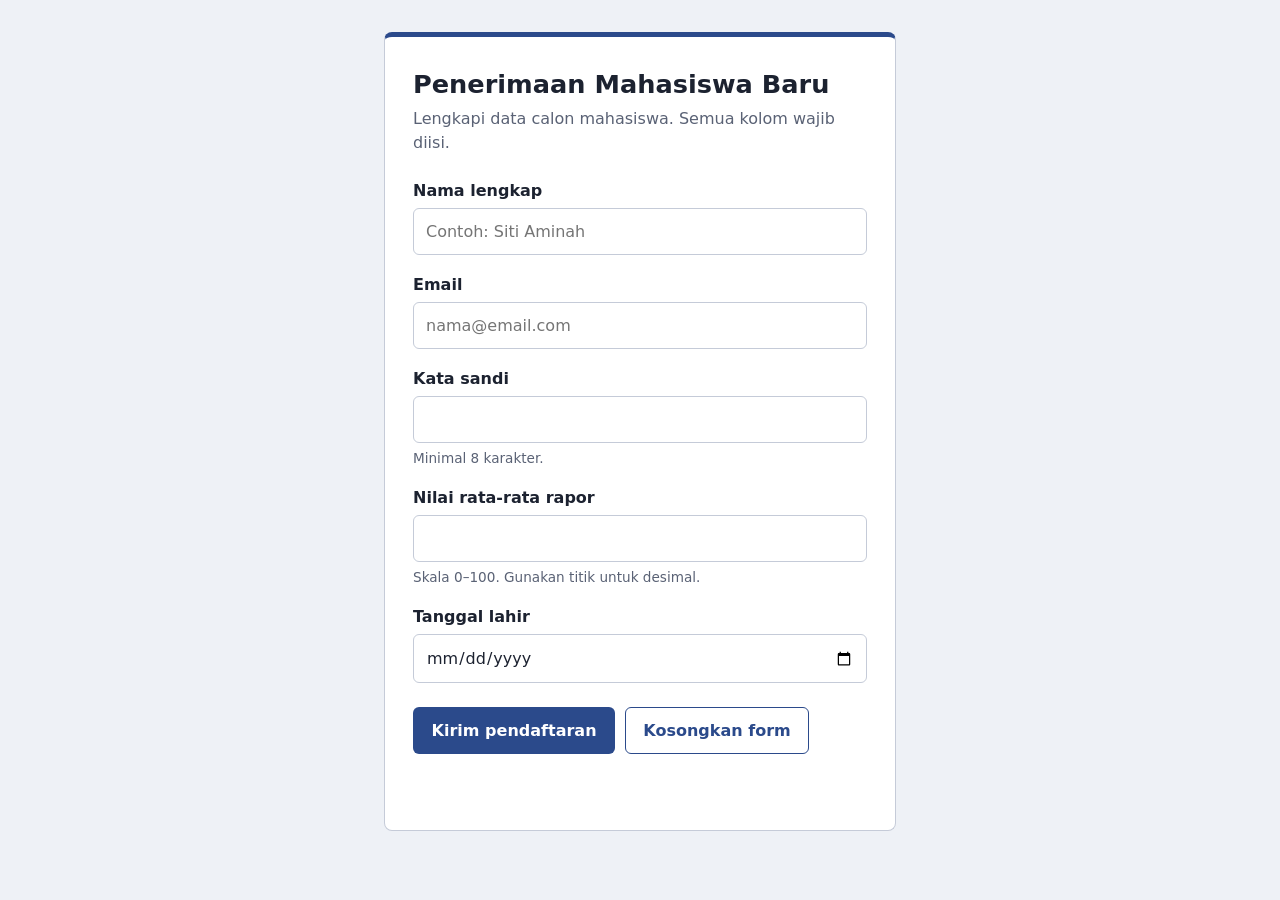
<file: prak dw pert 7/studi kasus/index.html>
<!DOCTYPE html>
<html lang="id">
<head>
  <meta charset="UTF-8">
  <meta name="viewport" content="width=device-width, initial-scale=1.0">
  <title>Prototipe Form Penerimaan Mahasiswa Baru</title>
  <link rel="stylesheet" href="style.css">
</head>
<body>
  <main class="halaman">
    <header class="kepala">
      <h1>Penerimaan Mahasiswa Baru</h1>
      <p>Lengkapi data calon mahasiswa. Semua kolom wajib diisi.</p>
    </header>

    <!-- action diisi alamat backend nanti (mis. "/api/pendaftaran").
         method="post" dipilih karena ada data pribadi dan kata sandi.
         Catatan: keamanan tetap butuh HTTPS dan validasi di server. -->
    <form action="#" method="post" id="form-pmb">

      <div class="field">
        <label for="nama">Nama lengkap</label>
        <input type="text" id="nama" name="nama" autocomplete="name" placeholder="Contoh: Siti Aminah" required>
      </div>

      <div class="field">
        <label for="email">Email</label>
        <input type="email" id="email" name="email" autocomplete="email" placeholder="nama@email.com" required>
      </div>

      <div class="field">
        <label for="password">Kata sandi</label>
        <input type="password" id="password" name="password" autocomplete="new-password" minlength="8" aria-describedby="bantuan-password" required>
        <small id="bantuan-password">Minimal 8 karakter.</small>
      </div>

      <div class="field">
        <label for="nilai">Nilai rata-rata rapor</label>
        <input type="number" id="nilai" name="nilai" min="0" max="100" step="0.01" aria-describedby="bantuan-nilai" required>
        <small id="bantuan-nilai">Skala 0&ndash;100. Gunakan titik untuk desimal.</small>
      </div>

      <div class="field">
        <label for="tanggal-lahir">Tanggal lahir</label>
        <input type="date" id="tanggal-lahir" name="tanggal_lahir" required>
      </div>

      <div class="aksi">
        <button type="submit" class="btn btn-utama">Kirim pendaftaran</button>
        <button type="reset" class="btn btn-sekunder">Kosongkan form</button>
      </div>

      <p id="pesan" class="pesan" role="status" aria-live="polite"></p>
    </form>
  </main>

  <script>
    // Prototipe: backend belum ada, jadi pengiriman ditahan dan data (tanpa kata sandi) ditampilkan.
    document.getElementById('form-pmb').addEventListener('submit', function (e) {
      e.preventDefault();
      const data = Object.fromEntries(new FormData(this));
      delete data.password;
      document.getElementById('pesan').textContent =
        'Data valid dan siap dikirim ke backend: ' + JSON.stringify(data);
    });

    // Pengguna perlu konfirmasi sebelum semua isian terhapus
    document.getElementById('form-pmb').addEventListener('reset', function (e) {
      if (!confirm('Hapus semua isian?')) e.preventDefault();
    });
  </script>
</body>
</html>
</file>
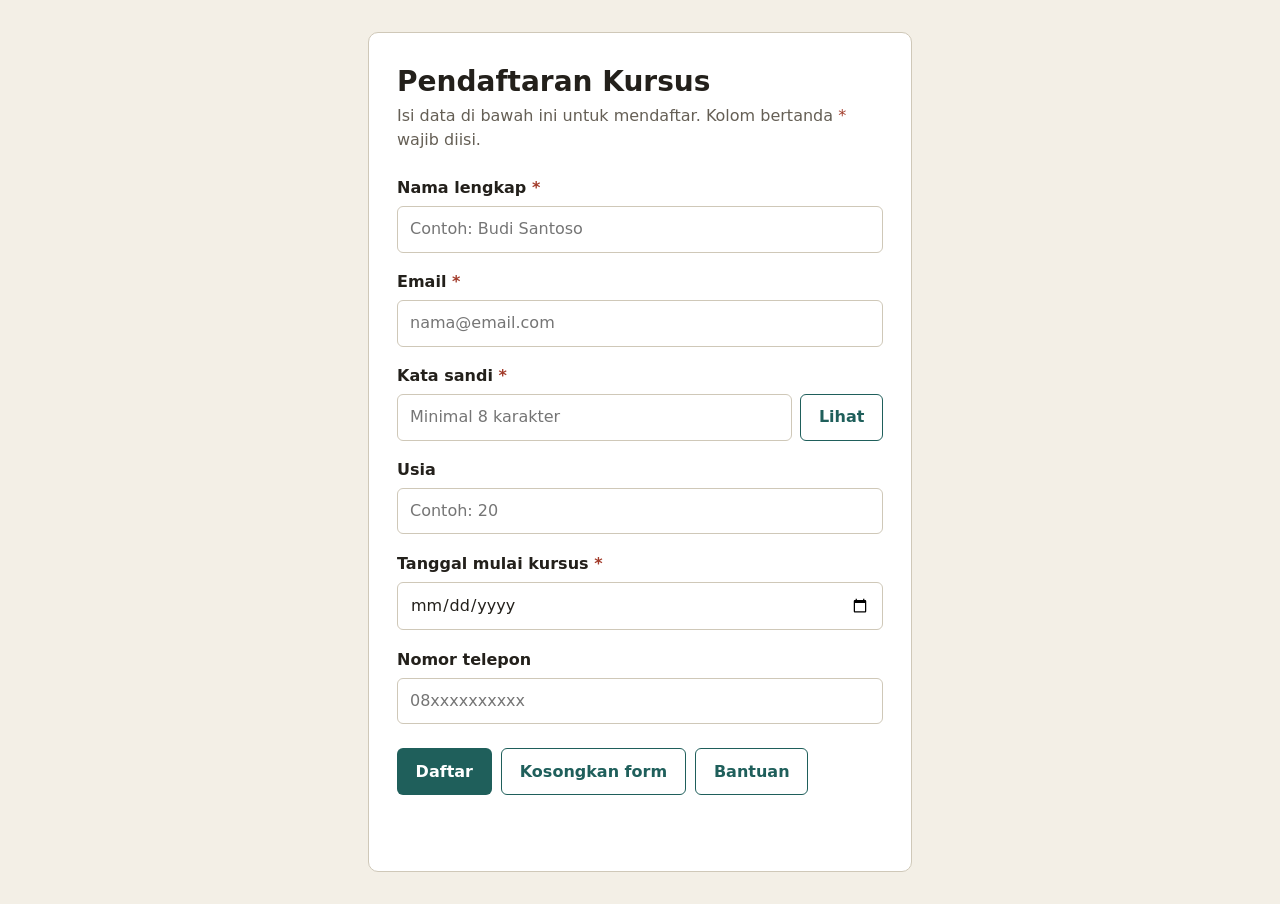
<file: prak dw pert 7/tugas individu/index.html>
<!DOCTYPE html>
<html lang="id">
<head>
  <meta charset="UTF-8">
  <meta name="viewport" content="width=device-width, initial-scale=1.0">
  <title>Form Pendaftaran Kursus</title>
  <link rel="stylesheet" href="style.css">
</head>
<body>
  <main class="halaman">
    <header class="kepala">
      <h1>Pendaftaran Kursus</h1>
      <p>Isi data di bawah ini untuk mendaftar. Kolom bertanda <span class="wajib">*</span> wajib diisi.</p>
    </header>

    <!-- action: tujuan data dikirim (sementara "#" karena belum ada backend)
         method="post": data dikirim lewat body request, cocok untuk data pendaftaran -->
    <form action="#" method="post" id="form-kursus">

      <!-- 1. type="text" -->
      <div class="field">
        <label for="nama">Nama lengkap <span class="wajib">*</span></label>
        <input type="text" id="nama" name="nama" placeholder="Contoh: Budi Santoso" required>
      </div>

      <!-- 2. type="email" -->
      <div class="field">
        <label for="email">Email <span class="wajib">*</span></label>
        <input type="email" id="email" name="email" placeholder="nama@email.com" required>
      </div>

      <!-- 3. type="password" -->
      <div class="field">
        <label for="password">Kata sandi <span class="wajib">*</span></label>
        <div class="baris-password">
          <input type="password" id="password" name="password" minlength="8" placeholder="Minimal 8 karakter" required>
          <!-- Button biasa: tidak mengirim form, hanya menjalankan JavaScript -->
          <button type="button" id="tombol-lihat" class="btn btn-sekunder">Lihat</button>
        </div>
      </div>

      <!-- 4. type="number" -->
      <div class="field">
        <label for="usia">Usia</label>
        <input type="number" id="usia" name="usia" min="10" max="80" placeholder="Contoh: 20">
      </div>

      <!-- 5. type="date" -->
      <div class="field">
        <label for="tanggal-mulai">Tanggal mulai kursus <span class="wajib">*</span></label>
        <input type="date" id="tanggal-mulai" name="tanggal_mulai" required>
      </div>

      <!-- 6. type="tel" (tambahan) -->
      <div class="field">
        <label for="telepon">Nomor telepon</label>
        <input type="tel" id="telepon" name="telepon" placeholder="08xxxxxxxxxx">
      </div>

      <div class="aksi">
        <!-- Tiga jenis button: submit, reset, dan button biasa -->
        <button type="submit" class="btn btn-utama">Daftar</button>
        <button type="reset" class="btn btn-sekunder">Kosongkan form</button>
        <button type="button" id="tombol-bantuan" class="btn btn-sekunder">Bantuan</button>
      </div>

      <p id="pesan" class="pesan" role="status" aria-live="polite"></p>
    </form>
  </main>

  <script>
    // Button biasa #1: tampilkan / sembunyikan kata sandi
    const inputPassword = document.getElementById('password');
    const tombolLihat = document.getElementById('tombol-lihat');
    tombolLihat.addEventListener('click', function () {
      const tersembunyi = inputPassword.type === 'password';
      inputPassword.type = tersembunyi ? 'text' : 'password';
      tombolLihat.textContent = tersembunyi ? 'Sembunyikan' : 'Lihat';
    });

    // Button biasa #2: tampilkan petunjuk pengisian
    const pesan = document.getElementById('pesan');
    document.getElementById('tombol-bantuan').addEventListener('click', function () {
      pesan.textContent = 'Isi semua kolom bertanda *, lalu tekan "Daftar". Tombol "Kosongkan form" menghapus semua isian.';
    });

    // Praktikum belum memakai backend: cegah halaman berpindah dan tampilkan data
    document.getElementById('form-kursus').addEventListener('submit', function (e) {
      e.preventDefault();
      const data = Object.fromEntries(new FormData(this));
      delete data.password; // jangan tampilkan kata sandi
      pesan.textContent = 'Data siap dikirim: ' + JSON.stringify(data);
    });
  </script>
</body>
</html>
</file>
<file: prak dw pert 7/studi kasus/style.css>
:root {
  --latar: #eef1f6;
  --kartu: #ffffff;
  --teks: #1c2230;
  --teks-lembut: #5a6275;
  --garis: #c5cbd8;
  --aksen: #2b4a8b;
  --aksen-gelap: #1f3768;
  --bahaya: #b3261e;
}
 
* { box-sizing: border-box; }
 
body {
  margin: 0;
  min-height: 100vh;
  background: var(--latar);
  color: var(--teks);
  font-family: "Segoe UI", system-ui, -apple-system, Arial, sans-serif;
  line-height: 1.5;
  padding: 2rem 1rem;
}
 
.halaman {
  max-width: 32rem;
  margin: 0 auto;
  background: var(--kartu);
  border: 1px solid var(--garis);
  border-top: 5px solid var(--aksen);
  border-radius: 8px;
  padding: 2rem 1.75rem;
}
 
.kepala h1 {
  margin: 0 0 .35rem;
  font-size: 1.6rem;
  line-height: 1.25;
}
 
.kepala p {
  margin: 0 0 1.5rem;
  color: var(--teks-lembut);
}
 
.field { margin-bottom: 1.1rem; }
 
label {
  display: block;
  margin-bottom: .35rem;
  font-weight: 600;
  cursor: pointer;
}
 
input {
  width: 100%;
  padding: .65rem .75rem;
  font: inherit;
  color: inherit;
  background: #fff;
  border: 1px solid var(--garis);
  border-radius: 6px;
}
 
input:focus { border-color: var(--aksen); }
 
input:focus-visible,
.btn:focus-visible {
  outline: 3px solid #f0b429;
  outline-offset: 1px;
}
 
input:user-invalid {
  border-color: var(--bahaya);
}
 
small {
  display: block;
  margin-top: .3rem;
  color: var(--teks-lembut);
  font-size: .85rem;
}
 
.aksi {
  display: flex;
  flex-wrap: wrap;
  gap: .6rem;
  margin-top: 1.5rem;
}
 
.btn {
  padding: .65rem 1.1rem;
  font: inherit;
  font-weight: 600;
  border-radius: 6px;
  cursor: pointer;
  border: 1px solid transparent;
}
 
.btn-utama { background: var(--aksen); color: #fff; }
.btn-utama:hover { background: var(--aksen-gelap); }
 
.btn-sekunder {
  background: #fff;
  color: var(--aksen);
  border-color: var(--aksen);
}
.btn-sekunder:hover { background: #e8edf7; }
 
.pesan {
  margin: 1.25rem 0 0;
  min-height: 1.5rem;
  color: var(--teks-lembut);
  font-size: .95rem;
  word-break: break-word;
}
 
@media (max-width: 480px) {
  .halaman { padding: 1.5rem 1.1rem; }
  .btn { flex: 1 1 100%; }
}
</file>
<file: prak dw pert 7/tugas individu/style.css>
:root {
  --latar: #f3efe6;
  --kartu: #ffffff;
  --teks: #23201b;
  --teks-lembut: #655f55;
  --garis: #cfc8b8;
  --aksen: #1f5f5b;
  --aksen-gelap: #174744;
  --bahaya: #a23b2a;
}
 
* { box-sizing: border-box; }
 
body {
  margin: 0;
  min-height: 100vh;
  background: var(--latar);
  color: var(--teks);
  font-family: "Segoe UI", system-ui, -apple-system, Arial, sans-serif;
  line-height: 1.5;
  padding: 2rem 1rem;
}
 
.halaman {
  max-width: 34rem;
  margin: 0 auto;
  background: var(--kartu);
  border: 1px solid var(--garis);
  border-radius: 10px;
  padding: 2rem 1.75rem;
}
 
.kepala h1 {
  margin: 0 0 .35rem;
  font-size: 1.75rem;
  line-height: 1.2;
}
 
.kepala p {
  margin: 0 0 1.5rem;
  color: var(--teks-lembut);
}
 
.wajib { color: var(--bahaya); }
 
.field { margin-bottom: 1.1rem; }
 
label {
  display: block;
  margin-bottom: .35rem;
  font-weight: 600;
  cursor: pointer;
}
 
input {
  width: 100%;
  padding: .65rem .75rem;
  font: inherit;
  color: inherit;
  background: #fff;
  border: 1px solid var(--garis);
  border-radius: 6px;
}
 
input:focus-visible,
.btn:focus-visible {
  outline: 3px solid #f0b429;
  outline-offset: 1px;
}
 
input:focus { border-color: var(--aksen); }
 
.baris-password {
  display: flex;
  gap: .5rem;
}
.baris-password input { flex: 1; }
 
.aksi {
  display: flex;
  flex-wrap: wrap;
  gap: .6rem;
  margin-top: 1.5rem;
}
 
.btn {
  padding: .65rem 1.1rem;
  font: inherit;
  font-weight: 600;
  border-radius: 6px;
  cursor: pointer;
  border: 1px solid transparent;
}
 
.btn-utama {
  background: var(--aksen);
  color: #fff;
}
.btn-utama:hover { background: var(--aksen-gelap); }
 
.btn-sekunder {
  background: #fff;
  color: var(--aksen);
  border-color: var(--aksen);
}
.btn-sekunder:hover { background: #e9f1f0; }
 
.pesan {
  margin: 1.25rem 0 0;
  min-height: 1.5rem;
  color: var(--teks-lembut);
  font-size: .95rem;
  word-break: break-word;
}
 
@media (max-width: 480px) {
  .halaman { padding: 1.5rem 1.1rem; }
  .btn { flex: 1 1 100%; }
  .baris-password .btn { flex: 0 0 auto; }
}
</file>
